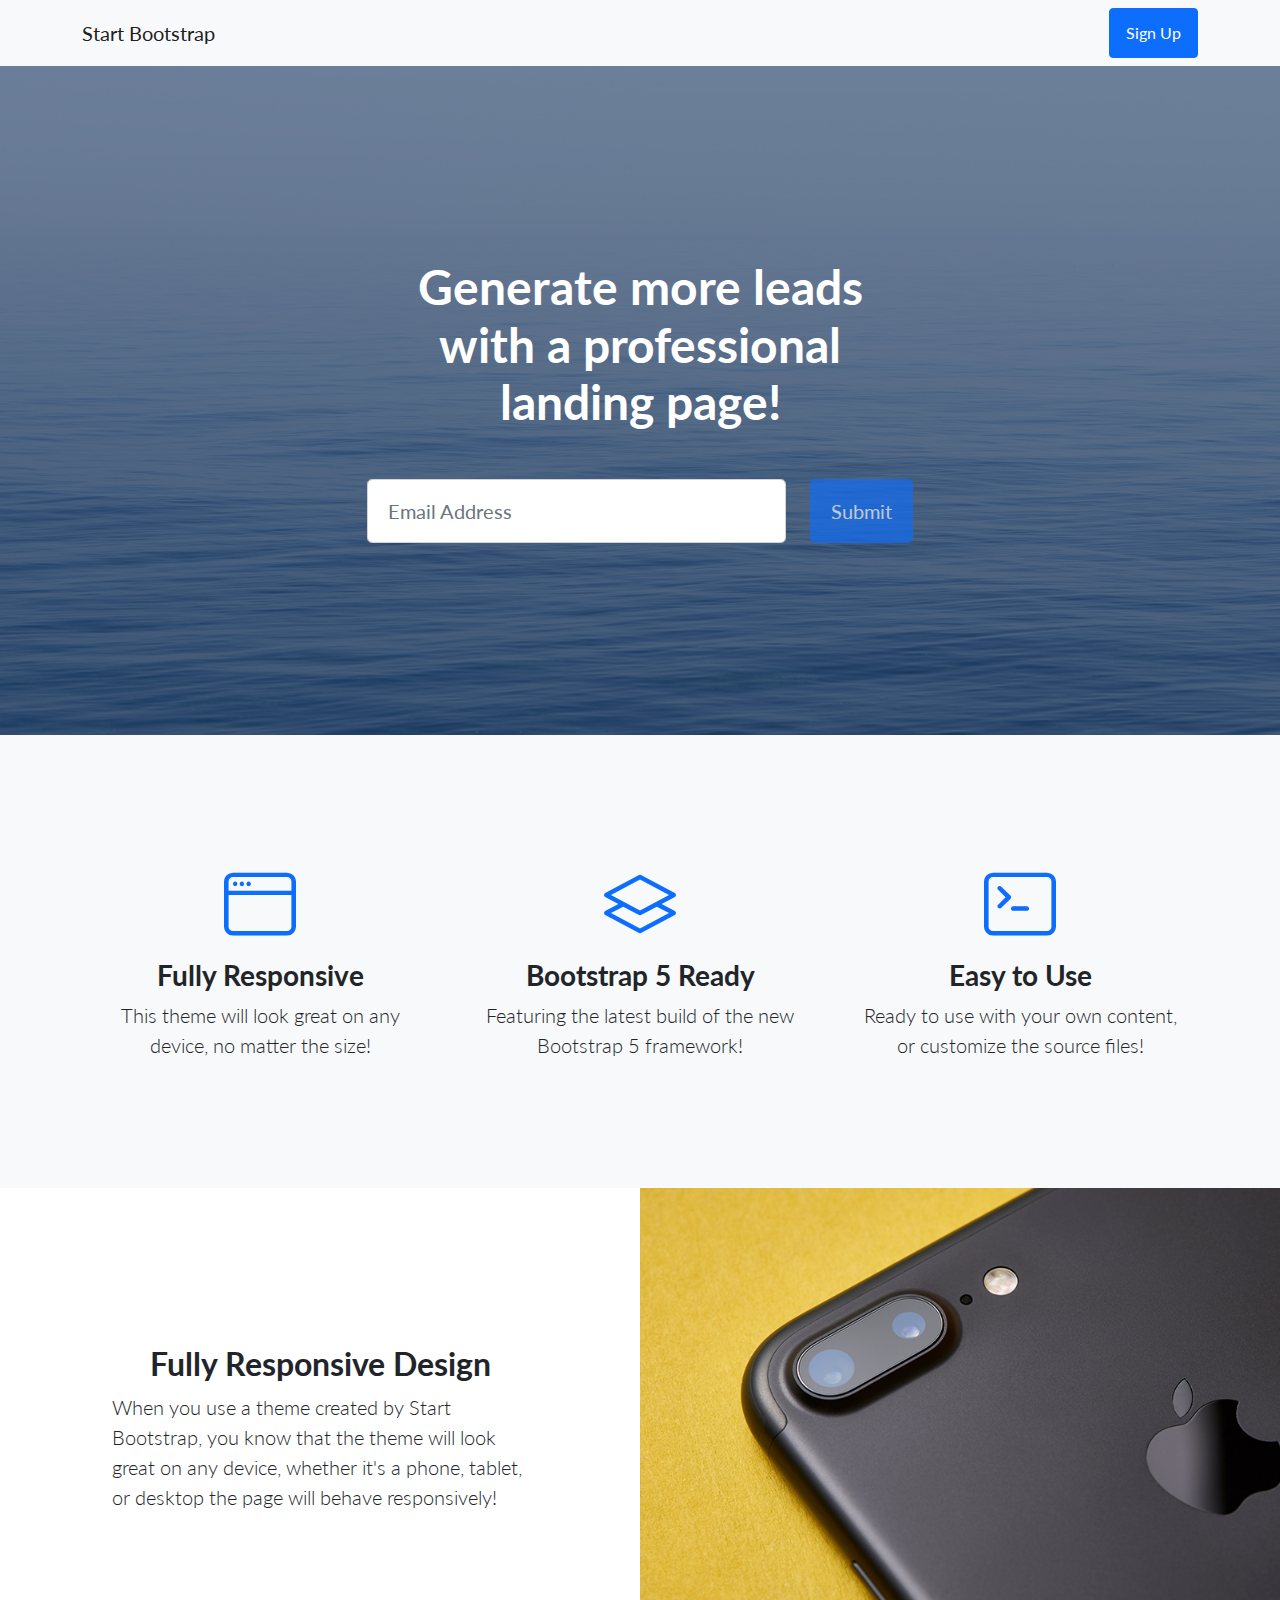
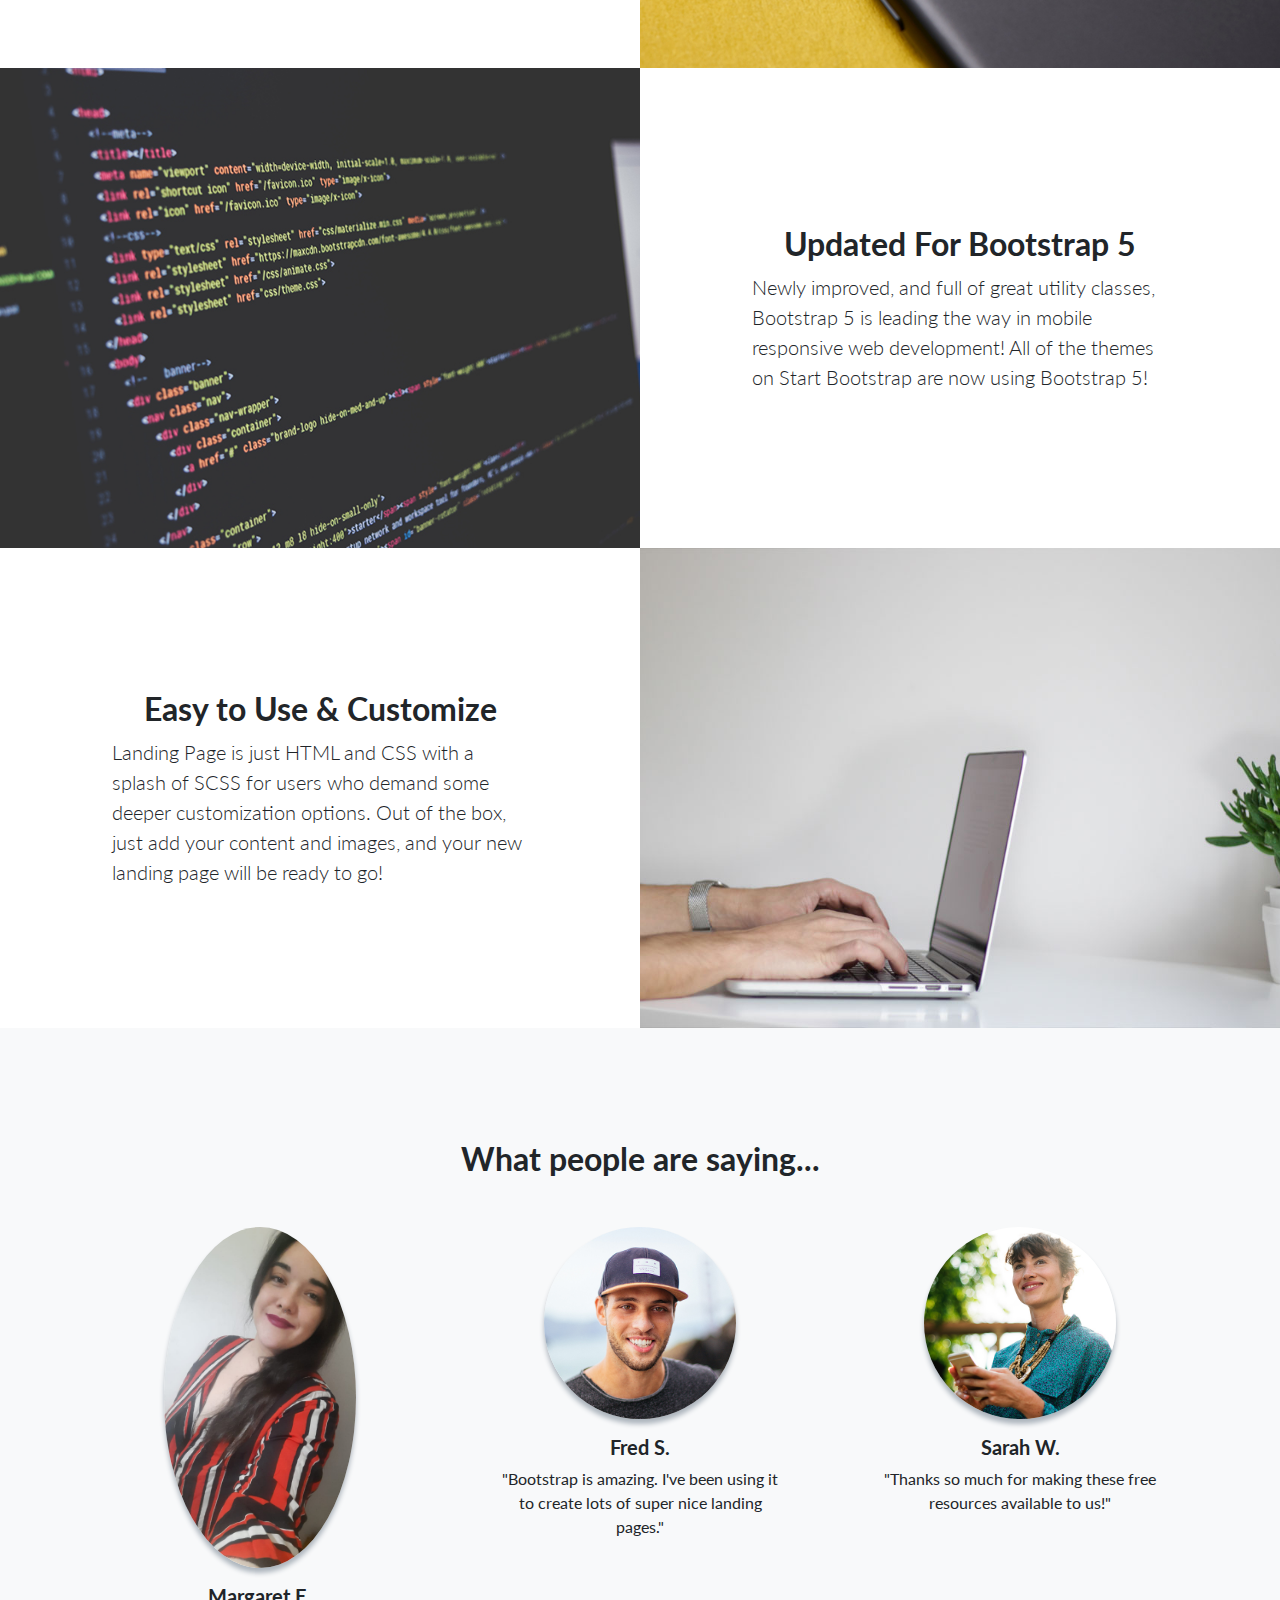
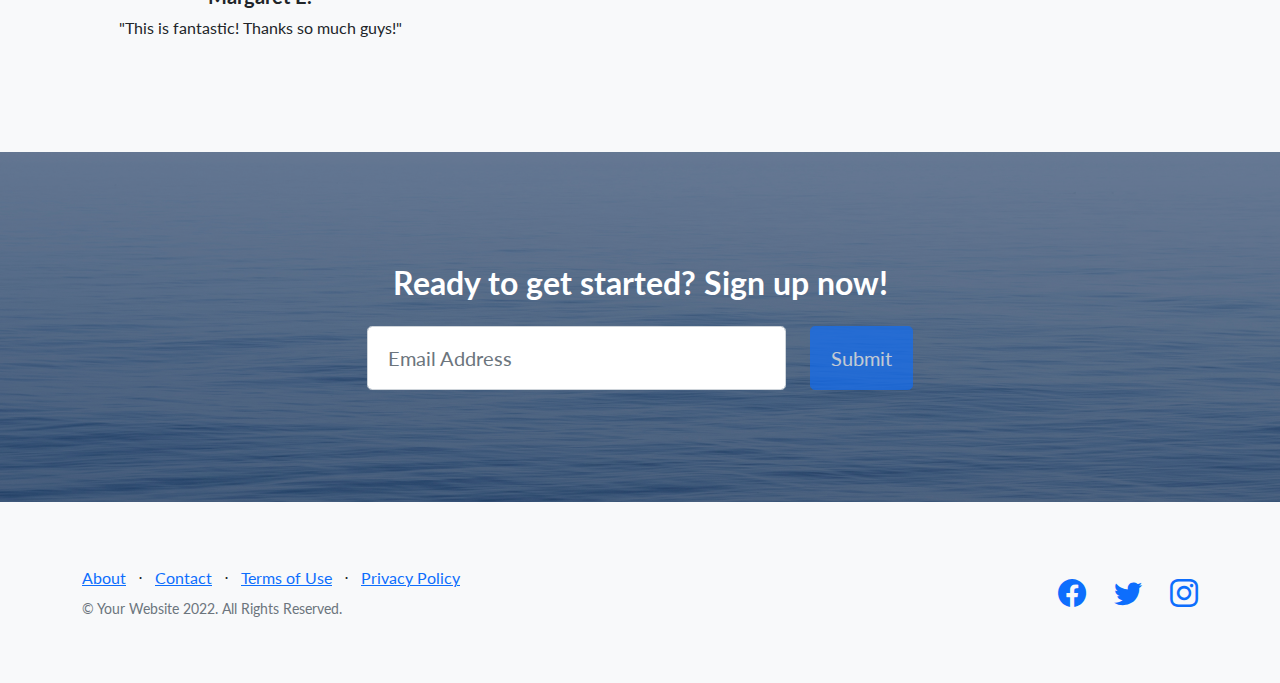
<file: Entrega1Esposito/ProyectoPlaygroud/app_coder/static/app_coder/index.html>
<!DOCTYPE html>
<html lang="en">
    <head>
        <meta charset="utf-8" />
        <meta name="viewport" content="width=device-width, initial-scale=1, shrink-to-fit=no" />
        <meta name="description" content="" />
        <meta name="author" content="" />
        <title>Landing Page - Start Bootstrap Theme</title>
        <!-- Favicon-->
        <link rel="icon" type="image/x-icon" href="assets/favicon.ico" />
        <!-- Bootstrap icons-->
        <link href="https://cdn.jsdelivr.net/npm/bootstrap-icons@1.5.0/font/bootstrap-icons.css" rel="stylesheet" type="text/css" />
        <!-- Google fonts-->
        <link href="https://fonts.googleapis.com/css?family=Lato:300,400,700,300italic,400italic,700italic" rel="stylesheet" type="text/css" />
        <!-- Core theme CSS (includes Bootstrap)-->
        <link href="css/styles.css" rel="stylesheet" />
    </head>
    <body>
        <!-- Navigation-->
        <nav class="navbar navbar-light bg-light static-top">
            <div class="container">
                <a class="navbar-brand" href="#!">Start Bootstrap</a>
                <a class="btn btn-primary" href="#signup">Sign Up</a>
            </div>
        </nav>
        <!-- Masthead-->
        <header class="masthead">
            <div class="container position-relative">
                <div class="row justify-content-center">
                    <div class="col-xl-6">
                        <div class="text-center text-white">
                            <!-- Page heading-->
                            <h1 class="mb-5">Generate more leads with a professional landing page!</h1>
                            <!-- Signup form-->
                            <!-- * * * * * * * * * * * * * * *-->
                            <!-- * * SB Forms Contact Form * *-->
                            <!-- * * * * * * * * * * * * * * *-->
                            <!-- This form is pre-integrated with SB Forms.-->
                            <!-- To make this form functional, sign up at-->
                            <!-- https://startbootstrap.com/solution/contact-forms-->
                            <!-- to get an API token!-->
                            <form class="form-subscribe" id="contactForm" data-sb-form-api-token="API_TOKEN">
                                <!-- Email address input-->
                                <div class="row">
                                    <div class="col">
                                        <input class="form-control form-control-lg" id="emailAddress" type="email" placeholder="Email Address" data-sb-validations="required,email" />
                                        <div class="invalid-feedback text-white" data-sb-feedback="emailAddress:required">Email Address is required.</div>
                                        <div class="invalid-feedback text-white" data-sb-feedback="emailAddress:email">Email Address Email is not valid.</div>
                                    </div>
                                    <div class="col-auto"><button class="btn btn-primary btn-lg disabled" id="submitButton" type="submit">Submit</button></div>
                                </div>
                                <!-- Submit success message-->
                                <!---->
                                <!-- This is what your users will see when the form-->
                                <!-- has successfully submitted-->
                                <div class="d-none" id="submitSuccessMessage">
                                    <div class="text-center mb-3">
                                        <div class="fw-bolder">Form submission successful!</div>
                                        <p>To activate this form, sign up at</p>
                                        <a class="text-white" href="https://startbootstrap.com/solution/contact-forms">https://startbootstrap.com/solution/contact-forms</a>
                                    </div>
                                </div>
                                <!-- Submit error message-->
                                <!---->
                                <!-- This is what your users will see when there is-->
                                <!-- an error submitting the form-->
                                <div class="d-none" id="submitErrorMessage"><div class="text-center text-danger mb-3">Error sending message!</div></div>
                            </form>
                        </div>
                    </div>
                </div>
            </div>
        </header>
        <!-- Icons Grid-->
        <section class="features-icons bg-light text-center">
            <div class="container">
                <div class="row">
                    <div class="col-lg-4">
                        <div class="features-icons-item mx-auto mb-5 mb-lg-0 mb-lg-3">
                            <div class="features-icons-icon d-flex"><i class="bi-window m-auto text-primary"></i></div>
                            <h3>Fully Responsive</h3>
                            <p class="lead mb-0">This theme will look great on any device, no matter the size!</p>
                        </div>
                    </div>
                    <div class="col-lg-4">
                        <div class="features-icons-item mx-auto mb-5 mb-lg-0 mb-lg-3">
                            <div class="features-icons-icon d-flex"><i class="bi-layers m-auto text-primary"></i></div>
                            <h3>Bootstrap 5 Ready</h3>
                            <p class="lead mb-0">Featuring the latest build of the new Bootstrap 5 framework!</p>
                        </div>
                    </div>
                    <div class="col-lg-4">
                        <div class="features-icons-item mx-auto mb-0 mb-lg-3">
                            <div class="features-icons-icon d-flex"><i class="bi-terminal m-auto text-primary"></i></div>
                            <h3>Easy to Use</h3>
                            <p class="lead mb-0">Ready to use with your own content, or customize the source files!</p>
                        </div>
                    </div>
                </div>
            </div>
        </section>
        <!-- Image Showcases-->
        <section class="showcase">
            <div class="container-fluid p-0">
                <div class="row g-0">
                    <div class="col-lg-6 order-lg-2 text-white showcase-img" style="background-image: url('assets/img/bg-showcase-1.jpg')"></div>
                    <div class="col-lg-6 order-lg-1 my-auto showcase-text">
                        <h2>Fully Responsive Design</h2>
                        <p class="lead mb-0">When you use a theme created by Start Bootstrap, you know that the theme will look great on any device, whether it's a phone, tablet, or desktop the page will behave responsively!</p>
                    </div>
                </div>
                <div class="row g-0">
                    <div class="col-lg-6 text-white showcase-img" style="background-image: url('assets/img/bg-showcase-2.jpg')"></div>
                    <div class="col-lg-6 my-auto showcase-text">
                        <h2>Updated For Bootstrap 5</h2>
                        <p class="lead mb-0">Newly improved, and full of great utility classes, Bootstrap 5 is leading the way in mobile responsive web development! All of the themes on Start Bootstrap are now using Bootstrap 5!</p>
                    </div>
                </div>
                <div class="row g-0">
                    <div class="col-lg-6 order-lg-2 text-white showcase-img" style="background-image: url('assets/img/bg-showcase-3.jpg')"></div>
                    <div class="col-lg-6 order-lg-1 my-auto showcase-text">
                        <h2>Easy to Use & Customize</h2>
                        <p class="lead mb-0">Landing Page is just HTML and CSS with a splash of SCSS for users who demand some deeper customization options. Out of the box, just add your content and images, and your new landing page will be ready to go!</p>
                    </div>
                </div>
            </div>
        </section>
        <!-- Testimonials-->
        <section class="testimonials text-center bg-light">
            <div class="container">
                <h2 class="mb-5">What people are saying...</h2>
                <div class="row">
                    <div class="col-lg-4">
                        <div class="testimonial-item mx-auto mb-5 mb-lg-0">
                            <img class="img-fluid rounded-circle mb-3" src="assets/img/testimonials-1.jpg" alt="..." />
                            <h5>Margaret E.</h5>
                            <p class="font-weight-light mb-0">"This is fantastic! Thanks so much guys!"</p>
                        </div>
                    </div>
                    <div class="col-lg-4">
                        <div class="testimonial-item mx-auto mb-5 mb-lg-0">
                            <img class="img-fluid rounded-circle mb-3" src="assets/img/testimonials-2.jpg" alt="..." />
                            <h5>Fred S.</h5>
                            <p class="font-weight-light mb-0">"Bootstrap is amazing. I've been using it to create lots of super nice landing pages."</p>
                        </div>
                    </div>
                    <div class="col-lg-4">
                        <div class="testimonial-item mx-auto mb-5 mb-lg-0">
                            <img class="img-fluid rounded-circle mb-3" src="assets/img/testimonials-3.jpg" alt="..." />
                            <h5>Sarah W.</h5>
                            <p class="font-weight-light mb-0">"Thanks so much for making these free resources available to us!"</p>
                        </div>
                    </div>
                </div>
            </div>
        </section>
        <!-- Call to Action-->
        <section class="call-to-action text-white text-center" id="signup">
            <div class="container position-relative">
                <div class="row justify-content-center">
                    <div class="col-xl-6">
                        <h2 class="mb-4">Ready to get started? Sign up now!</h2>
                        <!-- Signup form-->
                        <!-- * * * * * * * * * * * * * * *-->
                        <!-- * * SB Forms Contact Form * *-->
                        <!-- * * * * * * * * * * * * * * *-->
                        <!-- This form is pre-integrated with SB Forms.-->
                        <!-- To make this form functional, sign up at-->
                        <!-- https://startbootstrap.com/solution/contact-forms-->
                        <!-- to get an API token!-->
                        <form class="form-subscribe" id="contactFormFooter" data-sb-form-api-token="API_TOKEN">
                            <!-- Email address input-->
                            <div class="row">
                                <div class="col">
                                    <input class="form-control form-control-lg" id="emailAddressBelow" type="email" placeholder="Email Address" data-sb-validations="required,email" />
                                    <div class="invalid-feedback text-white" data-sb-feedback="emailAddressBelow:required">Email Address is required.</div>
                                    <div class="invalid-feedback text-white" data-sb-feedback="emailAddressBelow:email">Email Address Email is not valid.</div>
                                </div>
                                <div class="col-auto"><button class="btn btn-primary btn-lg disabled" id="submitButton" type="submit">Submit</button></div>
                            </div>
                            <!-- Submit success message-->
                            <!---->
                            <!-- This is what your users will see when the form-->
                            <!-- has successfully submitted-->
                            <div class="d-none" id="submitSuccessMessage">
                                <div class="text-center mb-3">
                                    <div class="fw-bolder">Form submission successful!</div>
                                    <p>To activate this form, sign up at</p>
                                    <a class="text-white" href="https://startbootstrap.com/solution/contact-forms">https://startbootstrap.com/solution/contact-forms</a>
                                </div>
                            </div>
                            <!-- Submit error message-->
                            <!---->
                            <!-- This is what your users will see when there is-->
                            <!-- an error submitting the form-->
                            <div class="d-none" id="submitErrorMessage"><div class="text-center text-danger mb-3">Error sending message!</div></div>
                        </form>
                    </div>
                </div>
            </div>
        </section>
        <!-- Footer-->
        <footer class="footer bg-light">
            <div class="container">
                <div class="row">
                    <div class="col-lg-6 h-100 text-center text-lg-start my-auto">
                        <ul class="list-inline mb-2">
                            <li class="list-inline-item"><a href="#!">About</a></li>
                            <li class="list-inline-item">⋅</li>
                            <li class="list-inline-item"><a href="#!">Contact</a></li>
                            <li class="list-inline-item">⋅</li>
                            <li class="list-inline-item"><a href="#!">Terms of Use</a></li>
                            <li class="list-inline-item">⋅</li>
                            <li class="list-inline-item"><a href="#!">Privacy Policy</a></li>
                        </ul>
                        <p class="text-muted small mb-4 mb-lg-0">&copy; Your Website 2022. All Rights Reserved.</p>
                    </div>
                    <div class="col-lg-6 h-100 text-center text-lg-end my-auto">
                        <ul class="list-inline mb-0">
                            <li class="list-inline-item me-4">
                                <a href="#!"><i class="bi-facebook fs-3"></i></a>
                            </li>
                            <li class="list-inline-item me-4">
                                <a href="#!"><i class="bi-twitter fs-3"></i></a>
                            </li>
                            <li class="list-inline-item">
                                <a href="#!"><i class="bi-instagram fs-3"></i></a>
                            </li>
                        </ul>
                    </div>
                </div>
            </div>
        </footer>
        <!-- Bootstrap core JS-->
        <script src="https://cdn.jsdelivr.net/npm/bootstrap@5.1.3/dist/js/bootstrap.bundle.min.js"></script>
        <!-- Core theme JS-->
        <script src="js/scripts.js"></script>
        <!-- * * * * * * * * * * * * * * * * * * * * * * * * * * * * * * * * * * * * * * * *-->
        <!-- * *                               SB Forms JS                               * *-->
        <!-- * * Activate your form at https://startbootstrap.com/solution/contact-forms * *-->
        <!-- * * * * * * * * * * * * * * * * * * * * * * * * * * * * * * * * * * * * * * * *-->
        <script src="https://cdn.startbootstrap.com/sb-forms-latest.js"></script>
    </body>
</html>
</file>
